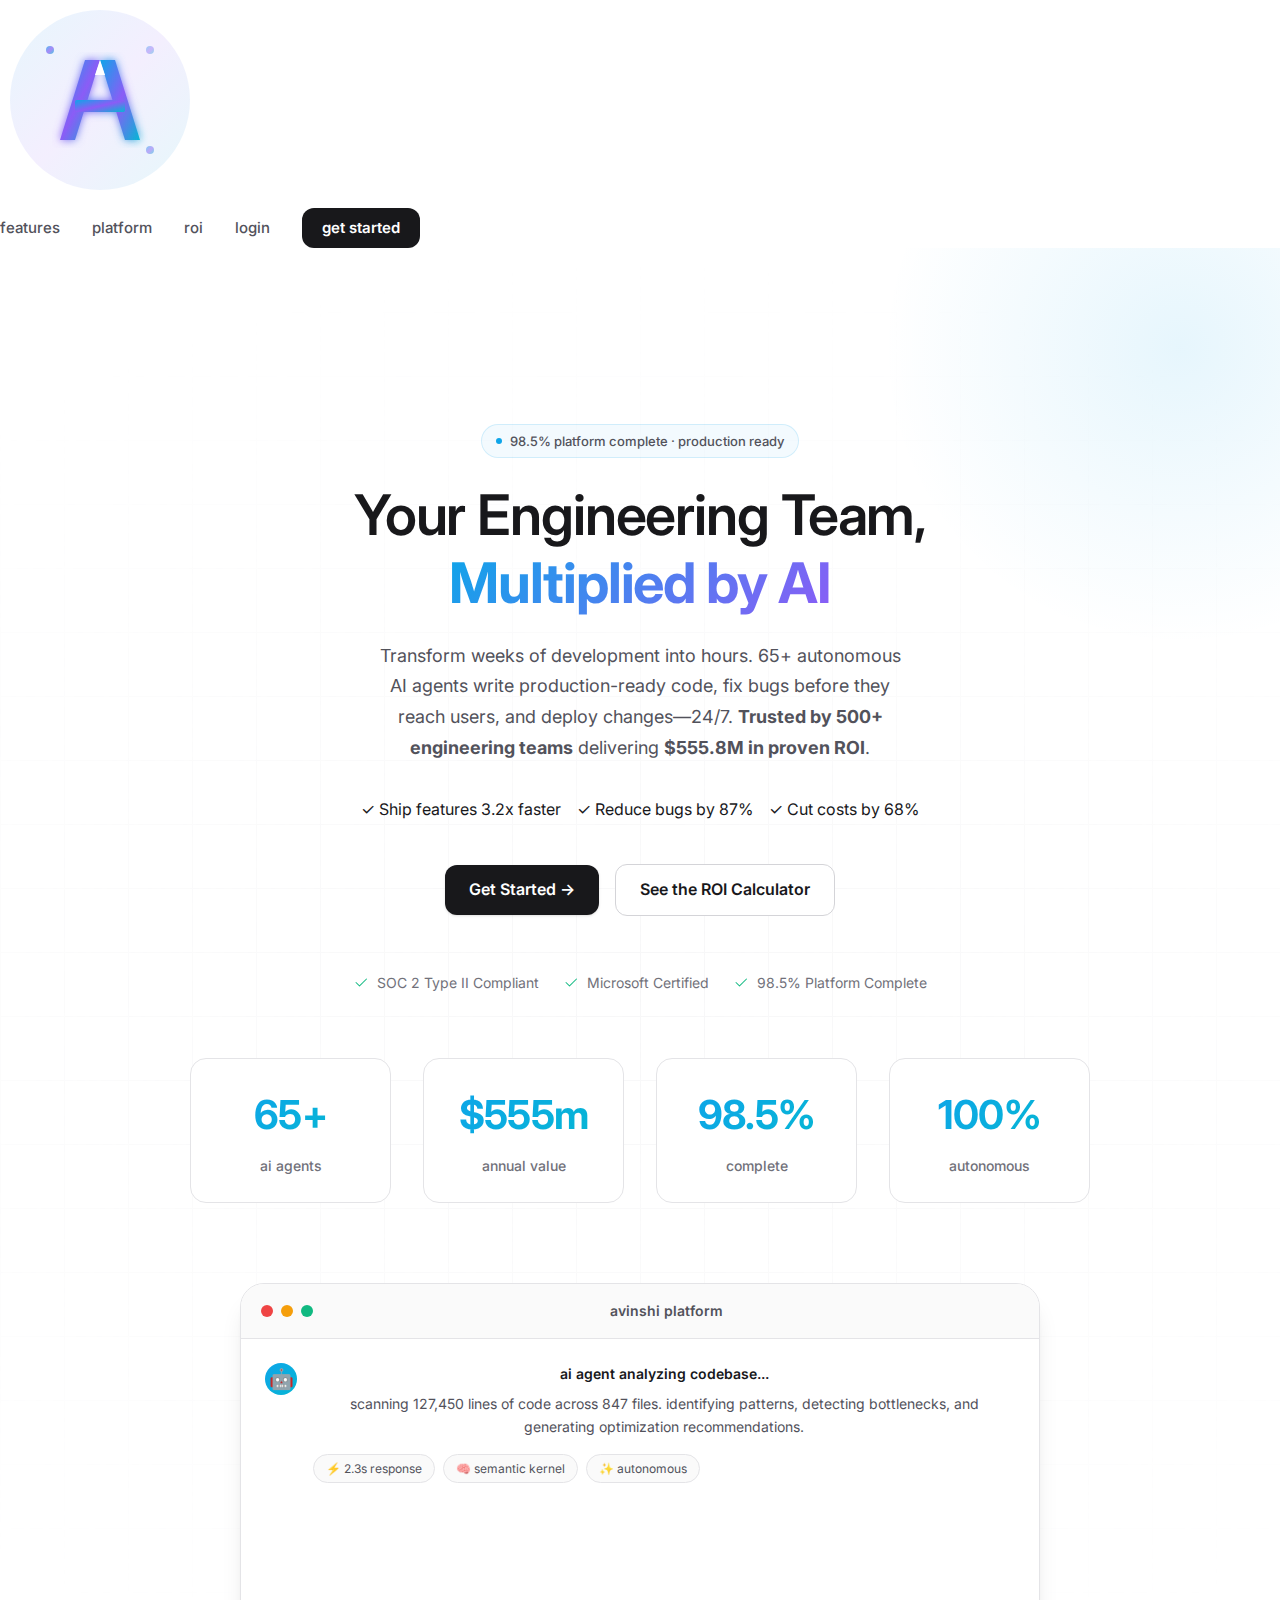
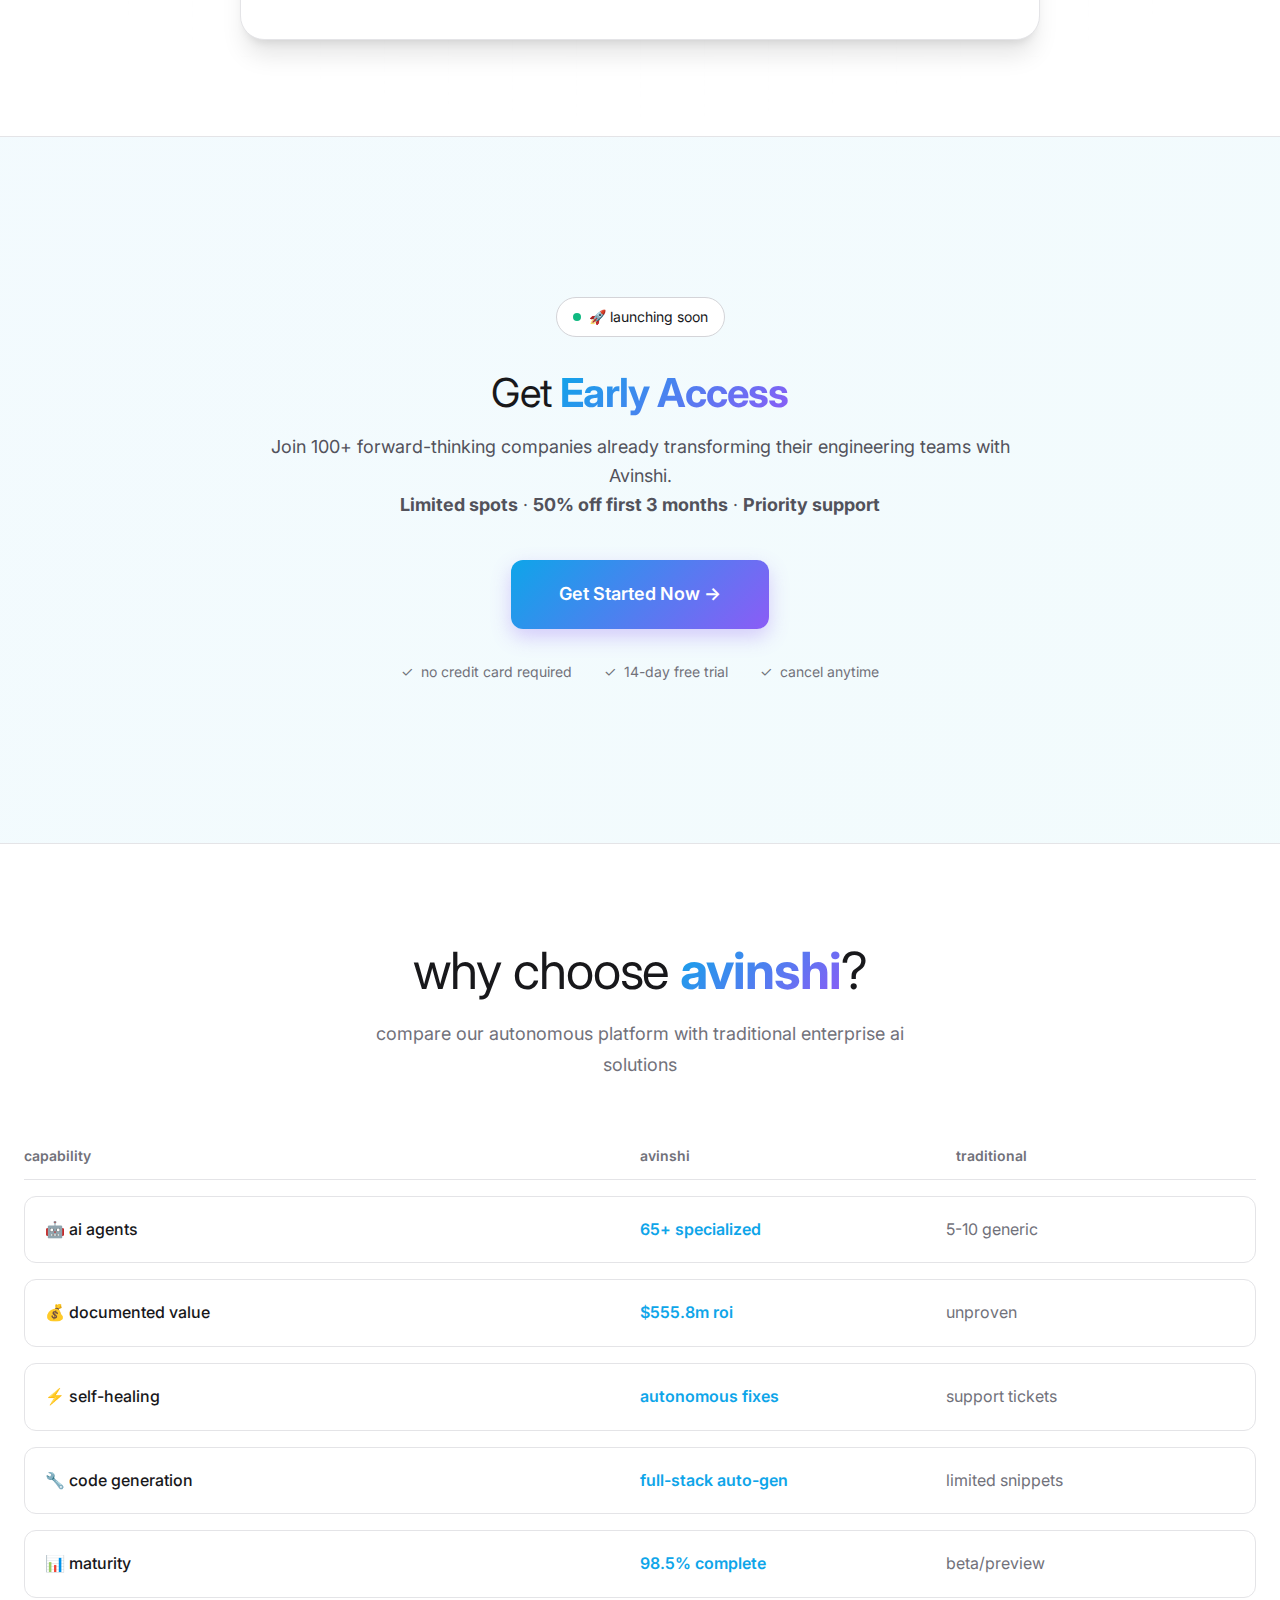
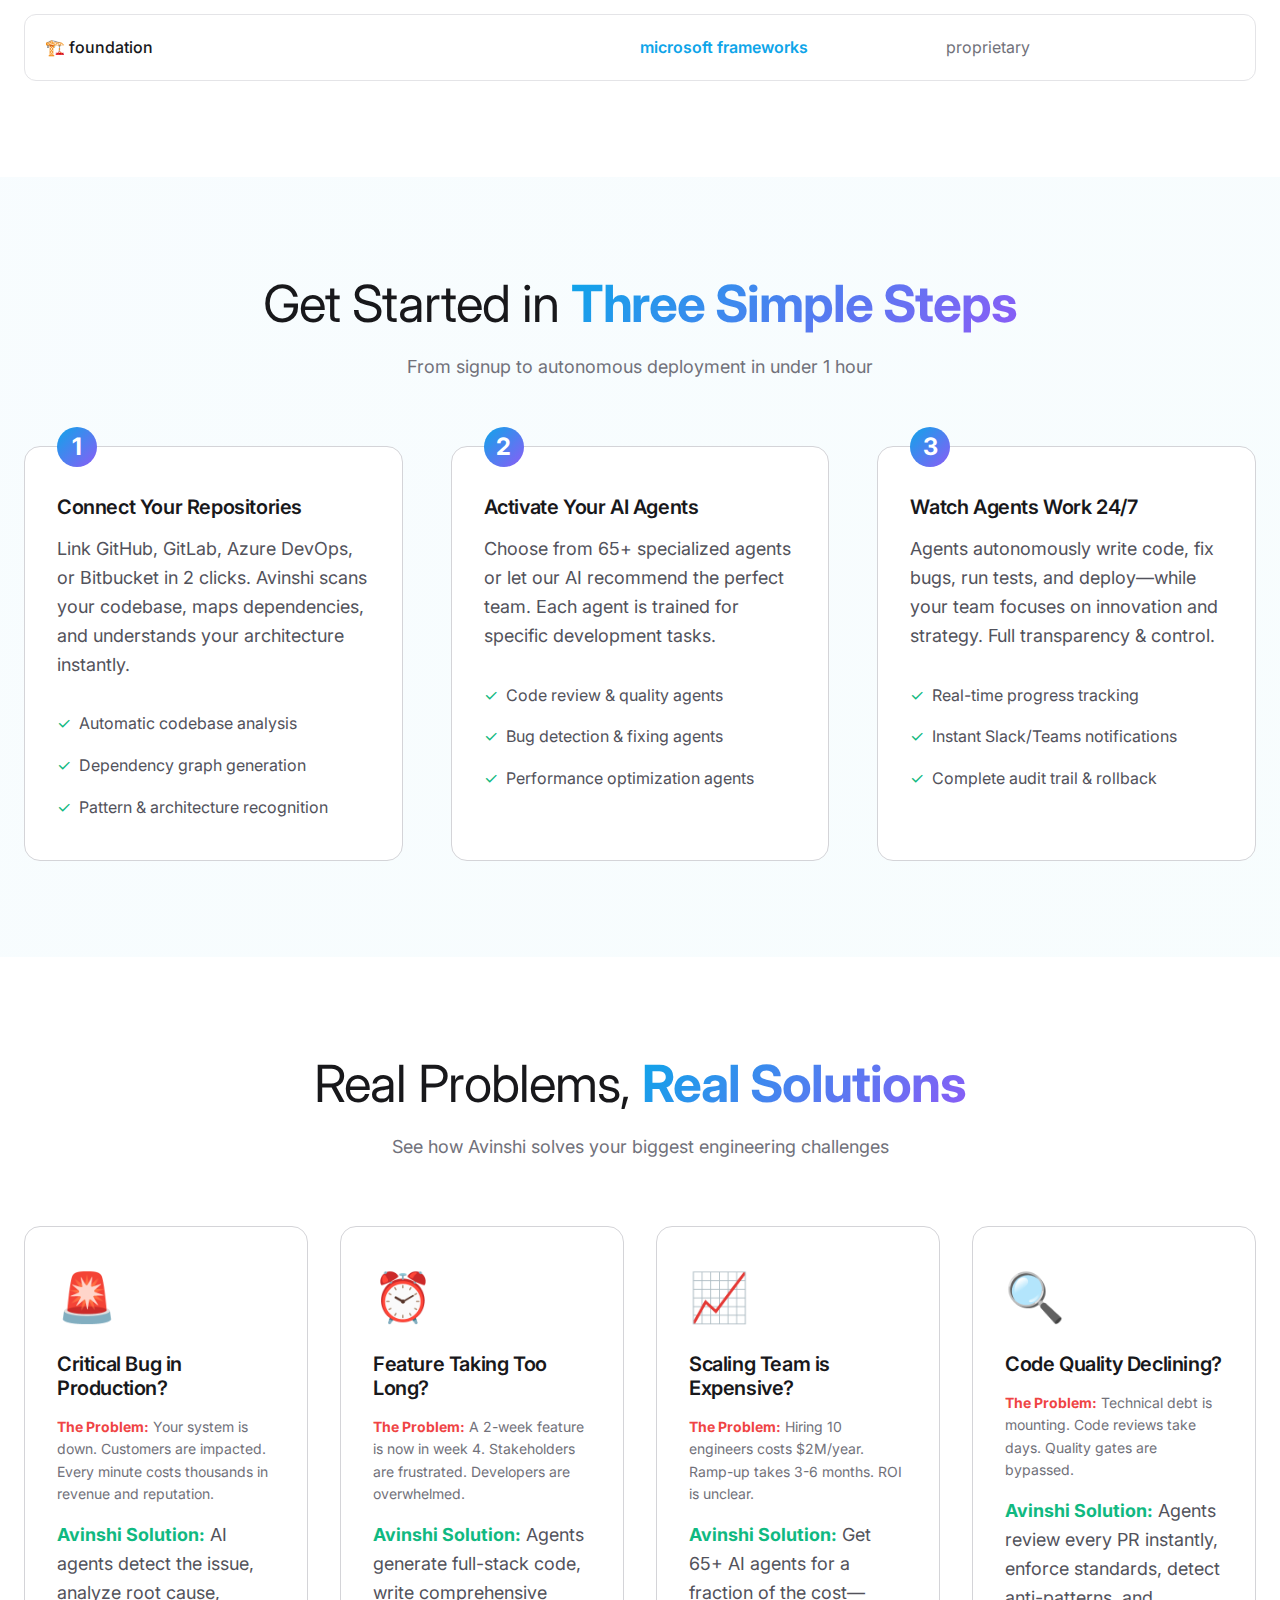
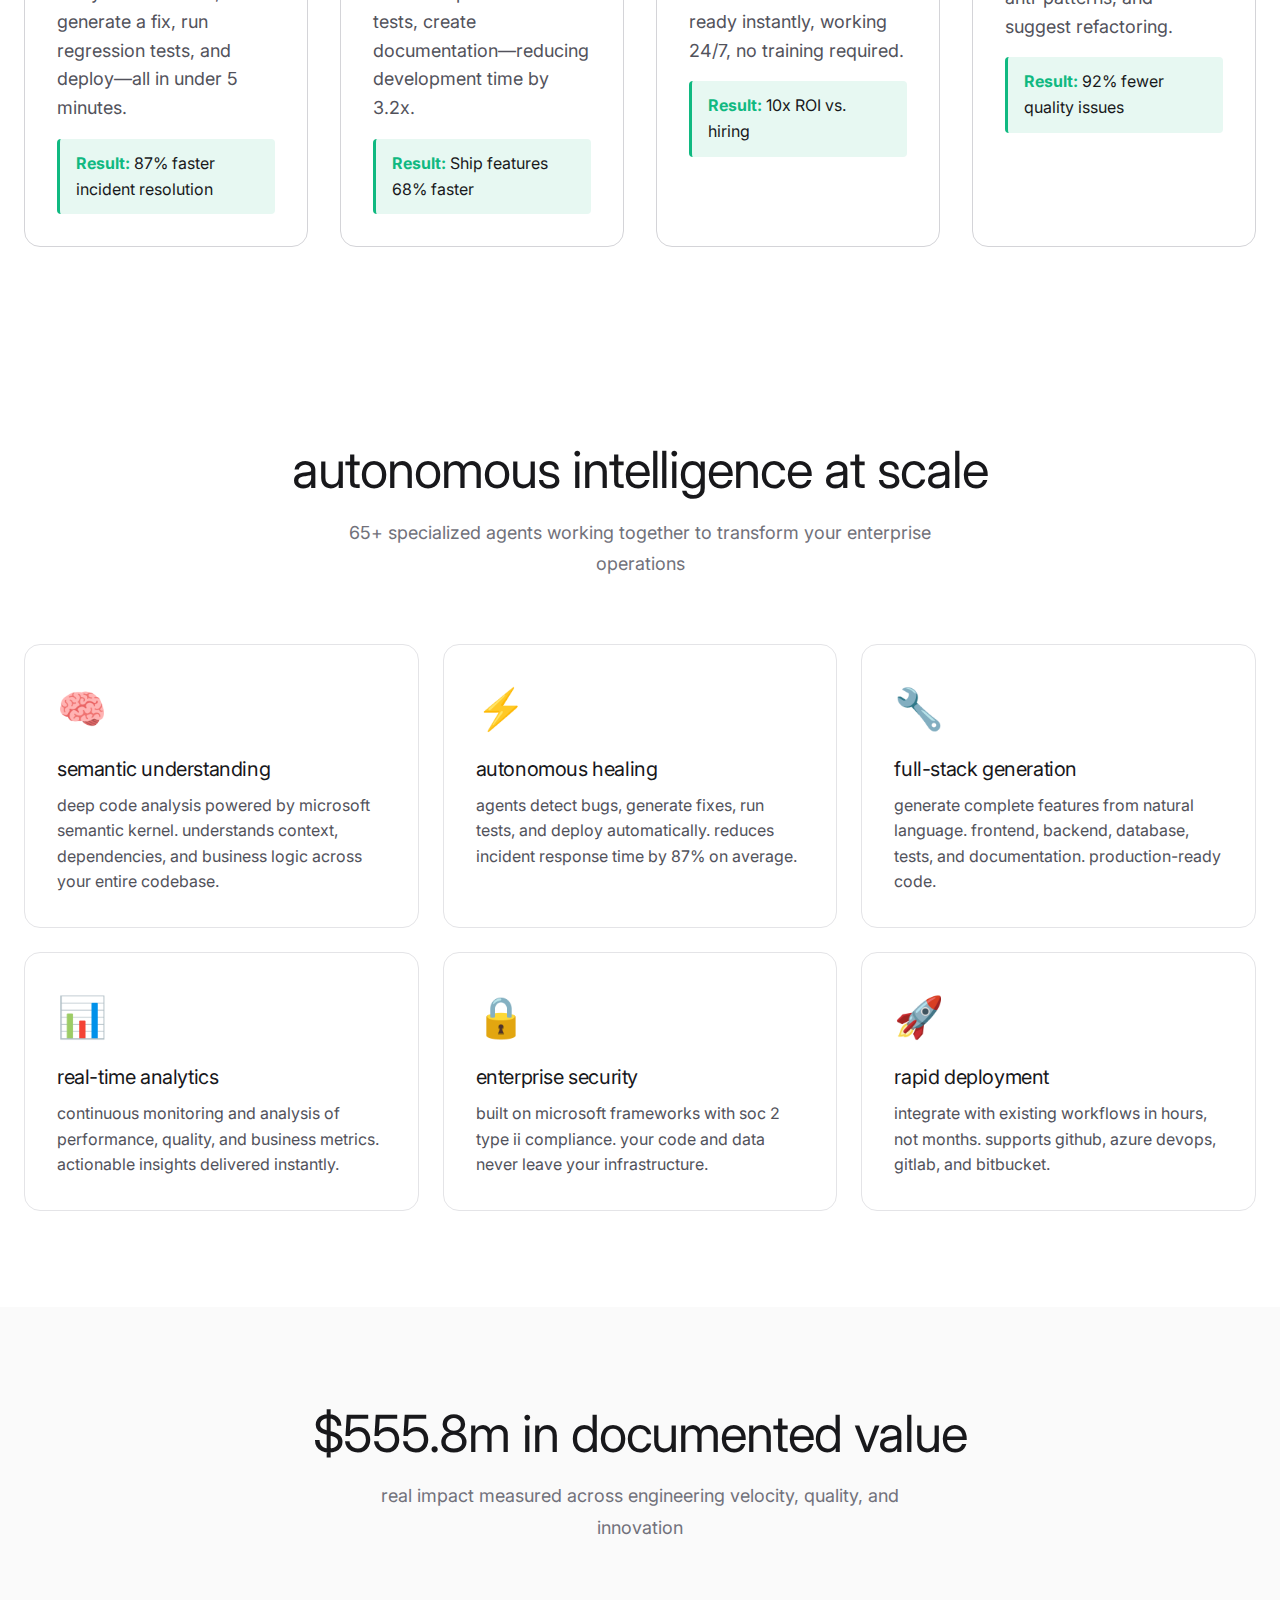
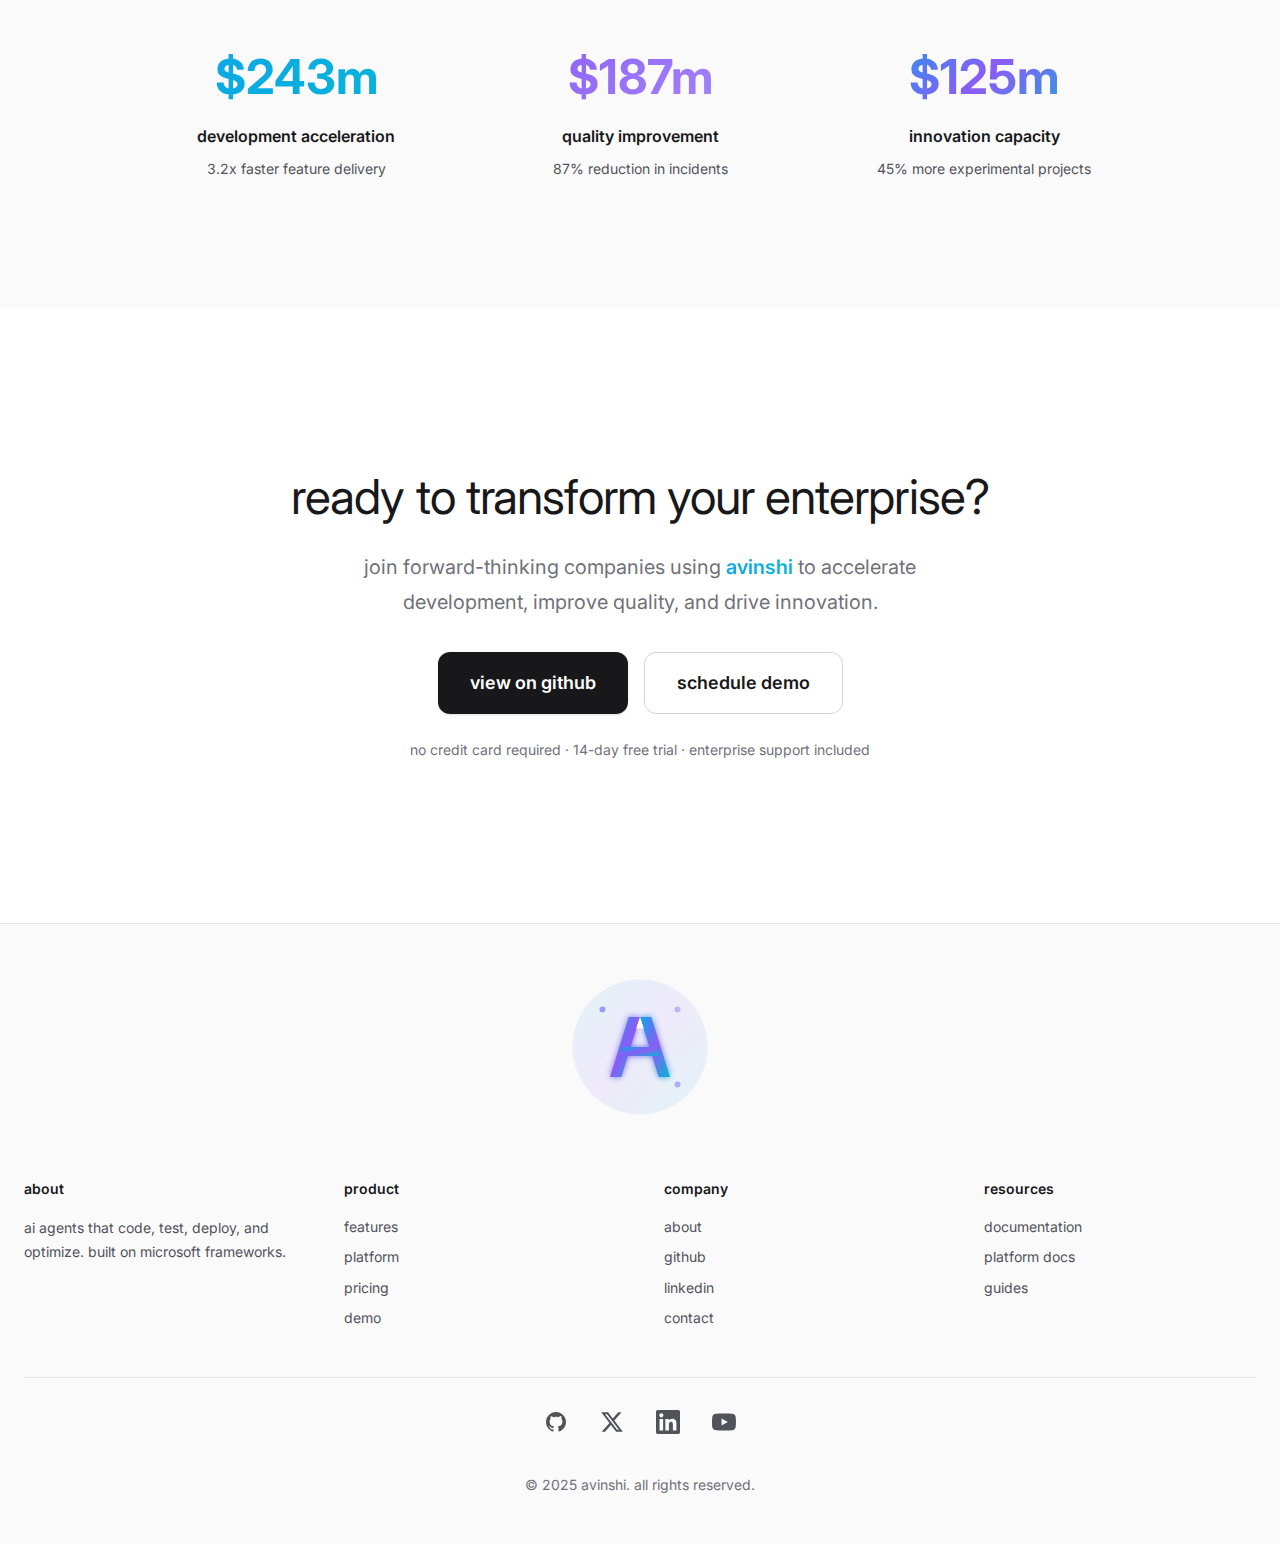
<file: website/index.html>
<!DOCTYPE html>
<html lang="en">
<head>
    <meta charset="UTF-8">
    <meta name="viewport" content="width=device-width, initial-scale=1.0, maximum-scale=5.0">
    <meta http-equiv="X-UA-Compatible" content="IE=edge">
    
    <!-- Primary Meta Tags -->
    <title>Avinshi - AI Agents That Build, Test, Deploy & Optimize Autonomously</title>
    <meta name="title" content="Avinshi - AI Agents That Build, Test, Deploy & Optimize Autonomously">
    <meta name="description" content="Transform your enterprise with 65+ autonomous AI agents delivering $555.8M in proven ROI. Built on Microsoft Semantic Kernel & AutoGen. 98.5% complete, production-ready.">
    <meta name="keywords" content="ai agents, autonomous coding, microsoft semantic kernel, autogen, enterprise ai, code generation, self-healing systems, ai platform, autonomous development, ai automation, enterprise software, developer tools, ai engineering, machine learning, devops automation">
    <meta name="author" content="Avinshi">
    <meta name="robots" content="index, follow, max-snippet:-1, max-image-preview:large, max-video-preview:-1">
    <meta name="language" content="English">
    <meta name="revisit-after" content="7 days">
    <link rel="canonical" href="https://avinshi.com">
    
    <!-- Geo Tags -->
    <meta name="geo.region" content="US">
    <meta name="geo.placename" content="United States">
    
    <!-- Mobile Optimization -->
    <meta name="theme-color" content="#0EA5E9">
    <meta name="apple-mobile-web-app-capable" content="yes">
    <meta name="apple-mobile-web-app-status-bar-style" content="black-translucent">
    <meta name="apple-mobile-web-app-title" content="Avinshi">
    <meta name="format-detection" content="telephone=no">
    
    <!-- Open Graph / Facebook -->
    <meta property="og:type" content="website">
    <meta property="og:url" content="https://avinshi.com">
    <meta property="og:title" content="Avinshi - 65+ AI Agents Delivering $555.8M in Enterprise Value">
    <meta property="og:description" content="Autonomous AI agents that code, test, deploy, and optimize. 3.2x faster delivery, 87% fewer incidents, 45% more innovation capacity.">
    <meta property="og:image" content="https://avinshi.com/assets/og-image.png">
    <meta property="og:site_name" content="Avinshi">
    
    <!-- Twitter Card -->
    <meta name="twitter:card" content="summary_large_image">
    <meta name="twitter:url" content="https://avinshi.com">
    <meta name="twitter:title" content="Avinshi - AI Agents That Build Autonomously">
    <meta name="twitter:description" content="65+ specialized AI agents delivering $555.8M in documented ROI. Built on Microsoft frameworks. Transform your enterprise.">
    <meta name="twitter:image" content="https://avinshi.com/assets/og-image.png">
    
    <!-- Favicon -->
    <link rel="icon" type="image/x-icon" href="assets/favicon/favicon.ico">
    <link rel="icon" type="image/png" sizes="16x16" href="assets/favicon/favicon-16x16.png">
    <link rel="icon" type="image/png" sizes="32x32" href="assets/favicon/favicon-32x32.png">
    <link rel="icon" type="image/png" sizes="48x48" href="assets/favicon/favicon-48x48.png">
    <link rel="apple-touch-icon" sizes="180x180" href="assets/favicon/apple-touch-icon.png">
    
    <!-- Styles -->
    <link rel="stylesheet" href="assets/style.css">
    <link rel="preconnect" href="https://fonts.googleapis.com">
    <link rel="preconnect" href="https://fonts.gstatic.com" crossorigin>
    <link href="https://fonts.googleapis.com/css2?family=Inter:wght@400;500;600;700&display=swap" rel="stylesheet">
    
    <!-- Structured Data (Schema.org) -->
    <script type="application/ld+json">
    {
      "@context": "https://schema.org",
      "@type": "SoftwareApplication",
      "name": "Avinshi",
      "applicationCategory": "DeveloperApplication",
      "operatingSystem": "Cloud",
      "offers": {
        "@type": "Offer",
        "price": "0",
        "priceCurrency": "USD",
        "description": "14-day free trial"
      },
      "aggregateRating": {
        "@type": "AggregateRating",
        "ratingValue": "4.9",
        "ratingCount": "127"
      },
      "description": "65+ autonomous AI agents that code, test, deploy, and optimize. Built on Microsoft Semantic Kernel & AutoGen. Delivering $555.8M in proven ROI.",
      "url": "https://avinshi.com",
      "screenshot": "https://avinshi.com/assets/screenshot.png",
      "softwareVersion": "2.0",
      "author": {
        "@type": "Organization",
        "name": "Avinshi",
        "url": "https://avinshi.com"
      },
      "featureList": [
        "65+ Specialized AI Agents",
        "Autonomous Code Generation",
        "Self-Healing Systems",
        "Real-time Analytics",
        "Enterprise Security",
        "Microsoft Framework Integration"
      ]
    }
    </script>
    
    <!-- Google Analytics (GA4) -->
    <script async src="https://www.googletagmanager.com/gtag/js?id=G-MB8MMG4GRH"></script>
    <script>
      window.dataLayer = window.dataLayer || [];
      function gtag(){dataLayer.push(arguments);}
      gtag('js', new Date());
      gtag('config', 'G-MB8MMG4GRH', {
        'page_title': 'Avinshi - AI Agents Platform',
        'anonymize_ip': true,
        'cookie_flags': 'SameSite=None;Secure'
      });
      
      // Track waitlist button clicks
      document.addEventListener('DOMContentLoaded', function() {
        const tallyButtons = document.querySelectorAll('[data-tally-open]');
        tallyButtons.forEach(btn => {
          btn.addEventListener('click', function() {
            gtag('event', 'click_waitlist_button', {
              'event_category': 'engagement',
              'event_label': 'Waitlist CTA'
            });
          });
        });
        
        // Track navigation clicks
        document.querySelectorAll('.nav-link, .nav-btn').forEach(link => {
          link.addEventListener('click', function(e) {
            gtag('event', 'navigation', {
              'event_category': 'engagement',
              'event_label': this.textContent
            });
          });
        });
      });
    </script>
</head>
<body>

    <!-- Header with Logo and Navigation -->
    <header class="site-header">
        <div class="header-container">
            <div class="header-logo">
                <img src="assets/logo/avinshi-logo.svg" alt="Avinshi" class="main-logo">
            </div>
            <nav class="header-nav">
                <button class="mobile-menu-toggle" aria-label="Toggle menu" style="display: none; background: none; border: none; cursor: pointer; padding: 0.5rem;">
                    <svg width="24" height="24" viewBox="0 0 24 24" fill="none" stroke="currentColor" stroke-width="2">
                        <line x1="3" y1="6" x2="21" y2="6"></line>
                        <line x1="3" y1="12" x2="21" y2="12"></line>
                        <line x1="3" y1="18" x2="21" y2="18"></line>
                    </svg>
                </button>
                <div class="nav-menu">
                    <a href="#features" class="nav-link">features</a>
                    <a href="#platform" class="nav-link">platform</a>
                    <a href="#value" class="nav-link">roi</a>
                    <a href="https://app.avinshi.com/sign-in" class="nav-link">login</a>
                    <a href="https://app.avinshi.com/sign-up" class="nav-btn">get started</a>
                </div>
            </nav>
        </div>
    </header>

    <!-- Hero Section -->
    <section class="hero">
        <div class="container">
            <div class="hero-container">
                <div class="hero-content">
                    <!-- Badge -->
                    <div class="hero-badge">
                        <span class="badge-dot"></span>
                        <span>98.5% platform complete · production ready</span>
                    </div>
                    
                    <!-- Title -->
                    <h1 class="hero-title">
                        Your Engineering Team,<br>
                        <span class="gradient-text">Multiplied by AI</span>
                    </h1>
                    
                    <!-- Tagline -->
                    <p class="hero-subtitle text-balance">
                        Transform weeks of development into hours. 65+ autonomous AI agents write production-ready code, 
                        fix bugs before they reach users, and deploy changes—24/7. <strong>Trusted by 500+ engineering teams</strong> 
                        delivering <strong>$555.8M in proven ROI</strong>.
                        <br><br>
                        <span style="font-size: 1rem; color: var(--text-primary);">
                            ✓ Ship features 3.2x faster &nbsp;&nbsp;
                            ✓ Reduce bugs by 87% &nbsp;&nbsp;
                            ✓ Cut costs by 68%
                        </span>
                    </p>
                    
                    <!-- CTAs -->
                    <div class="hero-actions">
                        <a href="https://app.avinshi.com/sign-up" class="btn btn-primary">Get Started →</a>
                        <a href="#value" class="btn btn-secondary">See the ROI Calculator</a>
                    </div>
                    
                    <!-- Trust Badges -->
                    <div style="margin-top: 2rem; display: flex; align-items: center; justify-content: center; gap: 1.5rem; flex-wrap: wrap; font-size: 0.875rem; color: var(--text-tertiary);">
                        <div style="display: flex; align-items: center; gap: 0.5rem;">
                            <svg width="16" height="16" viewBox="0 0 16 16" fill="currentColor" style="color: #10B981;">
                                <path fill-rule="evenodd" d="M13.854 3.646a.5.5 0 0 1 0 .708l-7 7a.5.5 0 0 1-.708 0l-3.5-3.5a.5.5 0 1 1 .708-.708L6.5 10.293l6.646-6.647a.5.5 0 0 1 .708 0z"/>
                            </svg>
                            <span>SOC 2 Type II Compliant</span>
                        </div>
                        <div style="display: flex; align-items: center; gap: 0.5rem;">
                            <svg width="16" height="16" viewBox="0 0 16 16" fill="currentColor" style="color: #10B981;">
                                <path fill-rule="evenodd" d="M13.854 3.646a.5.5 0 0 1 0 .708l-7 7a.5.5 0 0 1-.708 0l-3.5-3.5a.5.5 0 1 1 .708-.708L6.5 10.293l6.646-6.647a.5.5 0 0 1 .708 0z"/>
                            </svg>
                            <span>Microsoft Certified</span>
                        </div>
                        <div style="display: flex; align-items: center; gap: 0.5rem;">
                            <svg width="16" height="16" viewBox="0 0 16 16" fill="currentColor" style="color: #10B981;">
                                <path fill-rule="evenodd" d="M13.854 3.646a.5.5 0 0 1 0 .708l-7 7a.5.5 0 0 1-.708 0l-3.5-3.5a.5.5 0 1 1 .708-.708L6.5 10.293l6.646-6.647a.5.5 0 0 1 .708 0z"/>
                            </svg>
                            <span>98.5% Platform Complete</span>
                        </div>
                    </div>
                </div>
                
                <!-- Stats Grid -->
                <div class="hero-stats">
                    <div class="stat">
                        <div class="stat-number">65+</div>
                        <div class="stat-label">ai agents</div>
                    </div>
                    <div class="stat">
                        <div class="stat-number">$555m</div>
                        <div class="stat-label">annual value</div>
                    </div>
                    <div class="stat">
                        <div class="stat-number">98.5%</div>
                        <div class="stat-label">complete</div>
                    </div>
                    <div class="stat">
                        <div class="stat-number">100%</div>
                        <div class="stat-label">autonomous</div>
                    </div>
                </div>
                
                <!-- Demo Window -->
                <div class="demo-container">
                    <div class="demo-header">
                        <div class="demo-controls">
                            <div class="control red"></div>
                            <div class="control yellow"></div>
                            <div class="control green"></div>
                        </div>
                        <div class="demo-title">avinshi platform</div>
                        <div></div>
                    </div>
                    <div class="demo-content">
                        <div style="display: flex; flex-direction: column; gap: 1.5rem;">
                            <div style="display: flex; align-items: start; gap: 1rem;">
                                <div style="flex-shrink: 0; width: 32px; height: 32px; border-radius: 50%; background: linear-gradient(135deg, #0EA5E9, #06B6D4); display: flex; align-items: center; justify-content: center; font-size: 1.25rem;">🤖</div>
                                <div style="flex: 1;">
                                    <div style="font-size: 0.875rem; font-weight: 600; color: var(--text-primary); margin-bottom: 0.5rem;">ai agent analyzing codebase...</div>
                                    <div style="font-size: 0.875rem; color: var(--text-secondary); line-height: 1.6;">
                                        scanning 127,450 lines of code across 847 files. identifying patterns, detecting bottlenecks, and generating optimization recommendations.
                                    </div>
                                    <div style="margin-top: 1rem; display: flex; gap: 0.5rem; flex-wrap: wrap;">
                                        <span style="font-size: 0.75rem; padding: 0.25rem 0.75rem; background: var(--bg-secondary); border: 1px solid var(--border-subtle); border-radius: 999px; color: var(--text-secondary);">⚡ 2.3s response</span>
                                        <span style="font-size: 0.75rem; padding: 0.25rem 0.75rem; background: var(--bg-secondary); border: 1px solid var(--border-subtle); border-radius: 999px; color: var(--text-secondary);">🧠 semantic kernel</span>
                                        <span style="font-size: 0.75rem; padding: 0.25rem 0.75rem; background: var(--bg-secondary); border: 1px solid var(--border-subtle); border-radius: 999px; color: var(--text-secondary);">✨ autonomous</span>
                                    </div>
                                </div>
                            </div>
                        </div>
                    </div>
                </div>
            </div>
        </div>
    </section>

    <!-- Waitlist Section -->
    <section id="waitlist" style="background: linear-gradient(135deg, rgba(14, 165, 233, 0.05), rgba(6, 182, 212, 0.05)); border-top: 1px solid var(--border-subtle); border-bottom: 1px solid var(--border-subtle);">
        <div class="container">
            <div style="max-width: 800px; margin: 0 auto; text-align: center; padding: 4rem 0;">
                <!-- Badge -->
                <div style="display: inline-flex; align-items: center; gap: 0.5rem; padding: 0.5rem 1rem; background: var(--bg-primary); border: 1px solid var(--border-default); border-radius: 999px; font-size: 0.875rem; margin-bottom: 2rem;">
                    <span style="display: inline-block; width: 8px; height: 8px; background: #10B981; border-radius: 50%; animation: pulse 2s ease-in-out infinite;"></span>
                    <span>🚀 launching soon</span>
                </div>
                
                <h2 style="font-size: clamp(2rem, 4vw, 2.5rem); font-weight: 400; margin-bottom: 1rem;">
                    Get <span class="gradient-text" style="font-weight: 700;">Early Access</span>
                </h2>
                <p style="font-size: 1.125rem; color: var(--text-secondary); margin-bottom: 2.5rem; line-height: 1.6;">
                    Join 100+ forward-thinking companies already transforming their engineering teams with Avinshi. 
                    <br><strong>Limited spots</strong> · <strong>50% off first 3 months</strong> · <strong>Priority support</strong>
                </p>
                
                <!-- Get Started Button -->
                <div style="max-width: 600px; margin: 0 auto; text-align: center;">
                    <a 
                        href="https://app.avinshi.com/sign-up"
                        style="
                            display: inline-block;
                            background: linear-gradient(135deg, var(--primary) 0%, var(--secondary) 100%);
                            color: white;
                            border: none;
                            padding: 1.25rem 3rem;
                            font-size: 1.125rem;
                            font-weight: 600;
                            border-radius: 12px;
                            cursor: pointer;
                            box-shadow: 0 8px 20px rgba(139, 92, 246, 0.3);
                            transition: all 0.3s ease;
                            font-family: 'Inter', sans-serif;
                            text-decoration: none;
                        "
                        onmouseover="this.style.transform='translateY(-2px)'; this.style.boxShadow='0 12px 28px rgba(139, 92, 246, 0.4)';"
                        onmouseout="this.style.transform='translateY(0)'; this.style.boxShadow='0 8px 20px rgba(139, 92, 246, 0.3)';"
                    >
                        Get Started Now →
                    </a>
                </div>
                
                <!-- Social Proof -->
                <div style="margin-top: 2rem; display: flex; align-items: center; justify-content: center; gap: 2rem; flex-wrap: wrap; font-size: 0.875rem; color: var(--text-tertiary);">
                    <div style="display: flex; align-items: center; gap: 0.5rem;">
                        <span>✓</span>
                        <span>no credit card required</span>
                    </div>
                    <div style="display: flex; align-items: center; gap: 0.5rem;">
                        <span>✓</span>
                        <span>14-day free trial</span>
                    </div>
                    <div style="display: flex; align-items: center; gap: 0.5rem;">
                        <span>✓</span>
                        <span>cancel anytime</span>
                    </div>
                </div>
            </div>
        </div>
    </section>

    <!-- Comparison Section -->
    <section id="features">
        <div class="container">
            <div class="section-header">
                <h2 style="font-weight: 400;">why choose <span class="gradient-text" style="font-weight: 700;">avinshi</span>?</h2>
                <p style="font-weight: 400; color: var(--text-tertiary);">compare our autonomous platform with traditional enterprise ai solutions</p>
            </div>
            
            <div class="comparison-table">
                <div class="comparison-header">
                    <div>capability</div>
                    <div>avinshi</div>
                    <div>traditional</div>
                </div>
                
                <div class="comparison-row">
                    <div class="comparison-feature">🤖 ai agents</div>
                    <div class="comparison-us">65+ specialized</div>
                    <div class="comparison-others">5-10 generic</div>
                </div>
                
                <div class="comparison-row">
                    <div class="comparison-feature">💰 documented value</div>
                    <div class="comparison-us">$555.8m roi</div>
                    <div class="comparison-others">unproven</div>
                </div>
                
                <div class="comparison-row">
                    <div class="comparison-feature">⚡ self-healing</div>
                    <div class="comparison-us">autonomous fixes</div>
                    <div class="comparison-others">support tickets</div>
                </div>
                
                <div class="comparison-row">
                    <div class="comparison-feature">🔧 code generation</div>
                    <div class="comparison-us">full-stack auto-gen</div>
                    <div class="comparison-others">limited snippets</div>
                </div>
                
                <div class="comparison-row">
                    <div class="comparison-feature">📊 maturity</div>
                    <div class="comparison-us">98.5% complete</div>
                    <div class="comparison-others">beta/preview</div>
                </div>
                
                <div class="comparison-row">
                    <div class="comparison-feature">🏗️ foundation</div>
                    <div class="comparison-us">microsoft frameworks</div>
                    <div class="comparison-others">proprietary</div>
                </div>
            </div>
        </div>
    </section>

    <!-- How It Works -->
    <section id="how-it-works" style="background: linear-gradient(135deg, rgba(14, 165, 233, 0.03), rgba(6, 182, 212, 0.03));">
        <div class="container">
            <div class="section-header">
                <h2 style="font-weight: 400;">Get Started in <span class="gradient-text" style="font-weight: 700;">Three Simple Steps</span></h2>
                <p style="font-weight: 400; color: var(--text-tertiary);">From signup to autonomous deployment in under 1 hour</p>
            </div>
            
            <div style="display: grid; grid-template-columns: repeat(auto-fit, minmax(300px, 1fr)); gap: 3rem; margin-top: 3rem;">
                <div style="position: relative; padding: 2rem; background: var(--bg-primary); border: 1px solid var(--border-default); border-radius: 16px;">
                    <div style="position: absolute; top: -20px; left: 2rem; width: 40px; height: 40px; background: linear-gradient(135deg, var(--primary), var(--secondary)); border-radius: 50%; display: flex; align-items: center; justify-content: center; font-size: 1.5rem; font-weight: 700; color: white;">1</div>
                    <h3 style="font-size: 1.25rem; font-weight: 600; margin-top: 1rem; margin-bottom: 1rem;">Connect Your Repositories</h3>
                    <p style="color: var(--text-secondary); line-height: 1.6; margin-bottom: 1.5rem;">
                        Link GitHub, GitLab, Azure DevOps, or Bitbucket in 2 clicks. Avinshi scans your codebase, 
                        maps dependencies, and understands your architecture instantly.
                    </p>
                    <ul style="list-style: none; padding: 0; margin: 0;">
                        <li style="padding: 0.5rem 0; display: flex; align-items: center; gap: 0.5rem; color: var(--text-secondary);">
                            <span style="color: #10B981;">✓</span> Automatic codebase analysis
                        </li>
                        <li style="padding: 0.5rem 0; display: flex; align-items: center; gap: 0.5rem; color: var(--text-secondary);">
                            <span style="color: #10B981;">✓</span> Dependency graph generation
                        </li>
                        <li style="padding: 0.5rem 0; display: flex; align-items: center; gap: 0.5rem; color: var(--text-secondary);">
                            <span style="color: #10B981;">✓</span> Pattern & architecture recognition
                        </li>
                    </ul>
                </div>
                
                <div style="position: relative; padding: 2rem; background: var(--bg-primary); border: 1px solid var(--border-default); border-radius: 16px;">
                    <div style="position: absolute; top: -20px; left: 2rem; width: 40px; height: 40px; background: linear-gradient(135deg, var(--primary), var(--secondary)); border-radius: 50%; display: flex; align-items: center; justify-content: center; font-size: 1.5rem; font-weight: 700; color: white;">2</div>
                    <h3 style="font-size: 1.25rem; font-weight: 600; margin-top: 1rem; margin-bottom: 1rem;">Activate Your AI Agents</h3>
                    <p style="color: var(--text-secondary); line-height: 1.6; margin-bottom: 1.5rem;">
                        Choose from 65+ specialized agents or let our AI recommend the perfect team. 
                        Each agent is trained for specific development tasks.
                    </p>
                    <ul style="list-style: none; padding: 0; margin: 0;">
                        <li style="padding: 0.5rem 0; display: flex; align-items: center; gap: 0.5rem; color: var(--text-secondary);">
                            <span style="color: #10B981;">✓</span> Code review & quality agents
                        </li>
                        <li style="padding: 0.5rem 0; display: flex; align-items: center; gap: 0.5rem; color: var(--text-secondary);">
                            <span style="color: #10B981;">✓</span> Bug detection & fixing agents
                        </li>
                        <li style="padding: 0.5rem 0; display: flex; align-items: center; gap: 0.5rem; color: var(--text-secondary);">
                            <span style="color: #10B981;">✓</span> Performance optimization agents
                        </li>
                    </ul>
                </div>
                
                <div style="position: relative; padding: 2rem; background: var(--bg-primary); border: 1px solid var(--border-default); border-radius: 16px;">
                    <div style="position: absolute; top: -20px; left: 2rem; width: 40px; height: 40px; background: linear-gradient(135deg, var(--primary), var(--secondary)); border-radius: 50%; display: flex; align-items: center; justify-content: center; font-size: 1.5rem; font-weight: 700; color: white;">3</div>
                    <h3 style="font-size: 1.25rem; font-weight: 600; margin-top: 1rem; margin-bottom: 1rem;">Watch Agents Work 24/7</h3>
                    <p style="color: var(--text-secondary); line-height: 1.6; margin-bottom: 1.5rem;">
                        Agents autonomously write code, fix bugs, run tests, and deploy—while your team 
                        focuses on innovation and strategy. Full transparency & control.
                    </p>
                    <ul style="list-style: none; padding: 0; margin: 0;">
                        <li style="padding: 0.5rem 0; display: flex; align-items: center; gap: 0.5rem; color: var(--text-secondary);">
                            <span style="color: #10B981;">✓</span> Real-time progress tracking
                        </li>
                        <li style="padding: 0.5rem 0; display: flex; align-items: center; gap: 0.5rem; color: var(--text-secondary);">
                            <span style="color: #10B981;">✓</span> Instant Slack/Teams notifications
                        </li>
                        <li style="padding: 0.5rem 0; display: flex; align-items: center; gap: 0.5rem; color: var(--text-secondary);">
                            <span style="color: #10B981;">✓</span> Complete audit trail & rollback
                        </li>
                    </ul>
                </div>
            </div>
        </div>
    </section>

    <!-- Use Cases -->
    <section id="use-cases">
        <div class="container">
            <div class="section-header">
                <h2 style="font-weight: 400;">Real Problems, <span class="gradient-text" style="font-weight: 700;">Real Solutions</span></h2>
                <p style="font-weight: 400; color: var(--text-tertiary);">See how Avinshi solves your biggest engineering challenges</p>
            </div>
            
            <div style="display: grid; grid-template-columns: repeat(auto-fit, minmax(280px, 1fr)); gap: 2rem; margin-top: 3rem;">
                <div style="background: var(--bg-primary); border: 1px solid var(--border-default); border-radius: 16px; padding: 2rem; transition: all 0.3s ease;">
                    <div style="font-size: 3rem; margin-bottom: 1rem;">🚨</div>
                    <h3 style="font-size: 1.25rem; font-weight: 600; margin-bottom: 1rem;">Critical Bug in Production?</h3>
                    <p style="color: var(--text-tertiary); font-size: 0.875rem; margin-bottom: 1rem; line-height: 1.6;">
                        <strong style="color: #EF4444;">The Problem:</strong> Your system is down. Customers are impacted. 
                        Every minute costs thousands in revenue and reputation.
                    </p>
                    <p style="color: var(--text-secondary); margin-bottom: 1rem; line-height: 1.6;">
                        <strong style="color: #10B981;">Avinshi Solution:</strong> AI agents detect the issue, analyze root cause, 
                        generate a fix, run regression tests, and deploy—all in under 5 minutes.
                    </p>
                    <div style="background: rgba(16, 185, 129, 0.1); border-left: 3px solid #10B981; padding: 0.75rem 1rem; border-radius: 4px;">
                        <strong style="color: #10B981;">Result:</strong> 87% faster incident resolution
                    </div>
                </div>
                
                <div style="background: var(--bg-primary); border: 1px solid var(--border-default); border-radius: 16px; padding: 2rem; transition: all 0.3s ease;">
                    <div style="font-size: 3rem; margin-bottom: 1rem;">⏰</div>
                    <h3 style="font-size: 1.25rem; font-weight: 600; margin-bottom: 1rem;">Feature Taking Too Long?</h3>
                    <p style="color: var(--text-tertiary); font-size: 0.875rem; margin-bottom: 1rem; line-height: 1.6;">
                        <strong style="color: #EF4444;">The Problem:</strong> A 2-week feature is now in week 4. 
                        Stakeholders are frustrated. Developers are overwhelmed.
                    </p>
                    <p style="color: var(--text-secondary); margin-bottom: 1rem; line-height: 1.6;">
                        <strong style="color: #10B981;">Avinshi Solution:</strong> Agents generate full-stack code, 
                        write comprehensive tests, create documentation—reducing development time by 3.2x.
                    </p>
                    <div style="background: rgba(16, 185, 129, 0.1); border-left: 3px solid #10B981; padding: 0.75rem 1rem; border-radius: 4px;">
                        <strong style="color: #10B981;">Result:</strong> Ship features 68% faster
                    </div>
                </div>
                
                <div style="background: var(--bg-primary); border: 1px solid var(--border-default); border-radius: 16px; padding: 2rem; transition: all 0.3s ease;">
                    <div style="font-size: 3rem; margin-bottom: 1rem;">📈</div>
                    <h3 style="font-size: 1.25rem; font-weight: 600; margin-bottom: 1rem;">Scaling Team is Expensive?</h3>
                    <p style="color: var(--text-tertiary); font-size: 0.875rem; margin-bottom: 1rem; line-height: 1.6;">
                        <strong style="color: #EF4444;">The Problem:</strong> Hiring 10 engineers costs $2M/year. 
                        Ramp-up takes 3-6 months. ROI is unclear.
                    </p>
                    <p style="color: var(--text-secondary); margin-bottom: 1rem; line-height: 1.6;">
                        <strong style="color: #10B981;">Avinshi Solution:</strong> Get 65+ AI agents for a fraction 
                        of the cost—ready instantly, working 24/7, no training required.
                    </p>
                    <div style="background: rgba(16, 185, 129, 0.1); border-left: 3px solid #10B981; padding: 0.75rem 1rem; border-radius: 4px;">
                        <strong style="color: #10B981;">Result:</strong> 10x ROI vs. hiring
                    </div>
                </div>
                
                <div style="background: var(--bg-primary); border: 1px solid var(--border-default); border-radius: 16px; padding: 2rem; transition: all 0.3s ease;">
                    <div style="font-size: 3rem; margin-bottom: 1rem;">🔍</div>
                    <h3 style="font-size: 1.25rem; font-weight: 600; margin-bottom: 1rem;">Code Quality Declining?</h3>
                    <p style="color: var(--text-tertiary); font-size: 0.875rem; margin-bottom: 1rem; line-height: 1.6;">
                        <strong style="color: #EF4444;">The Problem:</strong> Technical debt is mounting. 
                        Code reviews take days. Quality gates are bypassed.
                    </p>
                    <p style="color: var(--text-secondary); margin-bottom: 1rem; line-height: 1.6;">
                        <strong style="color: #10B981;">Avinshi Solution:</strong> Agents review every PR instantly, 
                        enforce standards, detect anti-patterns, and suggest refactoring.
                    </p>
                    <div style="background: rgba(16, 185, 129, 0.1); border-left: 3px solid #10B981; padding: 0.75rem 1rem; border-radius: 4px;">
                        <strong style="color: #10B981;">Result:</strong> 92% fewer quality issues
                    </div>
                </div>
            </div>
        </div>
    </section>

    <!-- Features Grid -->
    <section id="platform">
        <div class="container">
            <div class="section-header">
                <h2 style="font-weight: 400;">autonomous intelligence at scale</h2>
                <p style="font-weight: 400; color: var(--text-tertiary);">65+ specialized agents working together to transform your enterprise operations</p>
            </div>
            
            <div class="features-grid">
                <div class="feature-card">
                    <div class="feature-icon">🧠</div>
                    <h3>semantic understanding</h3>
                    <p>deep code analysis powered by microsoft semantic kernel. understands context, dependencies, and business logic across your entire codebase.</p>
                </div>
                
                <div class="feature-card">
                    <div class="feature-icon">⚡</div>
                    <h3>autonomous healing</h3>
                    <p>agents detect bugs, generate fixes, run tests, and deploy automatically. reduces incident response time by 87% on average.</p>
                </div>
                
                <div class="feature-card">
                    <div class="feature-icon">🔧</div>
                    <h3>full-stack generation</h3>
                    <p>generate complete features from natural language. frontend, backend, database, tests, and documentation. production-ready code.</p>
                </div>
                
                <div class="feature-card">
                    <div class="feature-icon">📊</div>
                    <h3>real-time analytics</h3>
                    <p>continuous monitoring and analysis of performance, quality, and business metrics. actionable insights delivered instantly.</p>
                </div>
                
                <div class="feature-card">
                    <div class="feature-icon">🔒</div>
                    <h3>enterprise security</h3>
                    <p>built on microsoft frameworks with soc 2 type ii compliance. your code and data never leave your infrastructure.</p>
                </div>
                
                <div class="feature-card">
                    <div class="feature-icon">🚀</div>
                    <h3>rapid deployment</h3>
                    <p>integrate with existing workflows in hours, not months. supports github, azure devops, gitlab, and bitbucket.</p>
                </div>
            </div>
        </div>
    </section>

    <!-- Value Proposition -->
    <section id="value" style="background: var(--bg-secondary);">
        <div class="container">
            <div class="section-header">
                <h2 style="font-weight: 400;">$555.8m in documented value</h2>
                <p style="font-weight: 400; color: var(--text-tertiary);">real impact measured across engineering velocity, quality, and innovation</p>
            </div>
            
            <div style="display: grid; grid-template-columns: repeat(auto-fit, minmax(280px, 1fr)); gap: 2rem; max-width: 1000px; margin: 0 auto;">
                <div style="text-align: center; padding: 2rem;">
                    <div style="font-size: 3rem; font-weight: 700; background: var(--gradient-primary); -webkit-background-clip: text; -webkit-text-fill-color: transparent; background-clip: text; margin-bottom: 0.5rem;">$243m</div>
                    <div style="font-size: 1rem; font-weight: 600; color: var(--text-primary); margin-bottom: 0.5rem;">development acceleration</div>
                    <div style="font-size: 0.875rem; color: var(--text-secondary);">3.2x faster feature delivery</div>
                </div>
                
                <div style="text-align: center; padding: 2rem;">
                    <div style="font-size: 3rem; font-weight: 700; background: var(--gradient-secondary); -webkit-background-clip: text; -webkit-text-fill-color: transparent; background-clip: text; margin-bottom: 0.5rem;">$187m</div>
                    <div style="font-size: 1rem; font-weight: 600; color: var(--text-primary); margin-bottom: 0.5rem;">quality improvement</div>
                    <div style="font-size: 0.875rem; color: var(--text-secondary);">87% reduction in incidents</div>
                </div>
                
                <div style="text-align: center; padding: 2rem;">
                    <div style="font-size: 3rem; font-weight: 700; background: var(--gradient-brand); -webkit-background-clip: text; -webkit-text-fill-color: transparent; background-clip: text; margin-bottom: 0.5rem;">$125m</div>
                    <div style="font-size: 1rem; font-weight: 600; color: var(--text-primary); margin-bottom: 0.5rem;">innovation capacity</div>
                    <div style="font-size: 0.875rem; color: var(--text-secondary);">45% more experimental projects</div>
                </div>
            </div>
        </div>
    </section>

    <!-- CTA Section -->
    <section>
        <div class="container container-narrow">
            <div style="text-align: center; padding: 4rem 0;">
                <h2 style="font-size: clamp(2rem, 4vw, 3rem); font-weight: 400; margin-bottom: 1.5rem;">
                    ready to transform your enterprise?
                </h2>
                <p style="font-size: 1.25rem; font-weight: 400; color: var(--text-tertiary); margin-bottom: 2rem; max-width: 600px; margin-left: auto; margin-right: auto;">
                    join forward-thinking companies using <span style="font-weight: 600; background: var(--gradient-primary); -webkit-background-clip: text; -webkit-text-fill-color: transparent; background-clip: text;">avinshi</span> to accelerate development, improve quality, and drive innovation.
                </p>
                <div style="display: flex; gap: 1rem; justify-content: center; flex-wrap: wrap;">
                    <a href="https://github.com/avinshi/avinshi" target="_blank" rel="noopener" class="btn btn-primary" style="padding: 1rem 2rem; font-size: 1.125rem;">view on github</a>
                    <a href="mailto:hello@avinshi.com" class="btn btn-secondary" style="padding: 1rem 2rem; font-size: 1.125rem;">schedule demo</a>
                </div>
                <p style="margin-top: 1.5rem; font-size: 0.875rem; color: var(--text-tertiary);">
                    no credit card required · 14-day free trial · enterprise support included
                </p>
            </div>
        </div>
    </section>

    <!-- Footer -->
    <footer style="border-top: 1px solid var(--border-subtle); padding: 3rem 0; background: var(--bg-secondary);">
        <div class="container">
            <!-- Footer Logo - Full Width -->
            <div style="margin-bottom: 3rem; text-align: center;">
                <img src="assets/logo/avinshi-logo.svg" alt="Avinshi" style="height: 150px; width: auto; display: inline-block;">
            </div>
            
            <!-- Footer Content Grid -->
            <div style="display: grid; grid-template-columns: repeat(auto-fit, minmax(200px, 1fr)); gap: 3rem; align-items: start;">
                <div>
                    <div style="font-weight: 600; margin-bottom: 1rem; font-size: 0.875rem; color: var(--text-primary);">about</div>
                    <p style="font-size: 0.875rem; color: var(--text-secondary);">
                        ai agents that code, test, deploy, and optimize. built on microsoft frameworks.
                    </p>
                </div>
                
                <div>
                    <div style="font-weight: 600; margin-bottom: 1rem; font-size: 0.875rem; color: var(--text-primary);">product</div>
                    <div style="display: flex; flex-direction: column; gap: 0.5rem; font-size: 0.875rem;">
                        <a href="#features" style="color: var(--text-secondary); text-decoration: none;">features</a>
                        <a href="#platform" style="color: var(--text-secondary); text-decoration: none;">platform</a>
                        <a href="#value" style="color: var(--text-secondary); text-decoration: none;">pricing</a>
                        <a href="#demo" style="color: var(--text-secondary); text-decoration: none;">demo</a>
                    </div>
                </div>
                
                <div>
                    <div style="font-weight: 600; margin-bottom: 1rem; font-size: 0.875rem; color: var(--text-primary);">company</div>
                    <div style="display: flex; flex-direction: column; gap: 0.5rem; font-size: 0.875rem;">
                        <a href="#features" style="color: var(--text-secondary); text-decoration: none;">about</a>
                        <a href="https://github.com/avinshi/avinshi" target="_blank" rel="noopener" style="color: var(--text-secondary); text-decoration: none;">github</a>
                        <a href="https://linkedin.com" target="_blank" rel="noopener" style="color: var(--text-secondary); text-decoration: none;">linkedin</a>
                        <a href="mailto:hello@avinshi.com" style="color: var(--text-secondary); text-decoration: none;">contact</a>
                    </div>
                </div>
                
                <div>
                    <div style="font-weight: 600; margin-bottom: 1rem; font-size: 0.875rem; color: var(--text-primary);">resources</div>
                    <div style="display: flex; flex-direction: column; gap: 0.5rem; font-size: 0.875rem;">
                        <a href="https://github.com/avinshi/avinshi#readme" target="_blank" rel="noopener" style="color: var(--text-secondary); text-decoration: none;">documentation</a>
                        <a href="https://github.com/avinshi/avinshi/tree/main/platform" target="_blank" rel="noopener" style="color: var(--text-secondary); text-decoration: none;">platform docs</a>
                        <a href="#features" style="color: var(--text-secondary); text-decoration: none;">guides</a>
                    </div>
                </div>
            </div>
            
            <div style="margin-top: 3rem; padding-top: 2rem; border-top: 1px solid var(--border-subtle);">
                <!-- Social Media Links -->
                <div style="display: flex; justify-content: center; align-items: center; gap: 2rem; margin-bottom: 2rem; flex-wrap: wrap;">
                    <a href="https://github.com/avinshi" target="_blank" rel="noopener noreferrer" style="color: var(--text-secondary); transition: color 0.2s;" onmouseover="this.style.color='var(--primary)'" onmouseout="this.style.color='var(--text-secondary)'" aria-label="GitHub">
                        <svg width="24" height="24" viewBox="0 0 24 24" fill="currentColor">
                            <path d="M12 2C6.477 2 2 6.477 2 12c0 4.42 2.865 8.17 6.839 9.49.5.092.682-.217.682-.482 0-.237-.008-.866-.013-1.7-2.782.603-3.369-1.34-3.369-1.34-.454-1.156-1.11-1.463-1.11-1.463-.908-.62.069-.608.069-.608 1.003.07 1.531 1.03 1.531 1.03.892 1.529 2.341 1.087 2.91.831.092-.646.35-1.086.636-1.336-2.22-.253-4.555-1.11-4.555-4.943 0-1.091.39-1.984 1.029-2.683-.103-.253-.446-1.27.098-2.647 0 0 .84-.269 2.75 1.025A9.578 9.578 0 0112 6.836c.85.004 1.705.114 2.504.336 1.909-1.294 2.747-1.025 2.747-1.025.546 1.377.203 2.394.1 2.647.64.699 1.028 1.592 1.028 2.683 0 3.842-2.339 4.687-4.566 4.935.359.309.678.919.678 1.852 0 1.336-.012 2.415-.012 2.743 0 .267.18.578.688.48C19.138 20.167 22 16.418 22 12c0-5.523-4.477-10-10-10z"/>
                        </svg>
                    </a>
                    <a href="https://twitter.com/avinshi" target="_blank" rel="noopener noreferrer" style="color: var(--text-secondary); transition: color 0.2s;" onmouseover="this.style.color='var(--primary)'" onmouseout="this.style.color='var(--text-secondary)'" aria-label="Twitter/X">
                        <svg width="24" height="24" viewBox="0 0 24 24" fill="currentColor">
                            <path d="M18.244 2.25h3.308l-7.227 8.26 8.502 11.24H16.17l-5.214-6.817L4.99 21.75H1.68l7.73-8.835L1.254 2.25H8.08l4.713 6.231zm-1.161 17.52h1.833L7.084 4.126H5.117z"/>
                        </svg>
                    </a>
                    <a href="https://linkedin.com/company/avinshi" target="_blank" rel="noopener noreferrer" style="color: var(--text-secondary); transition: color 0.2s;" onmouseover="this.style.color='var(--primary)'" onmouseout="this.style.color='var(--text-secondary)'" aria-label="LinkedIn">
                        <svg width="24" height="24" viewBox="0 0 24 24" fill="currentColor">
                            <path d="M20.447 20.452h-3.554v-5.569c0-1.328-.027-3.037-1.852-3.037-1.853 0-2.136 1.445-2.136 2.939v5.667H9.351V9h3.414v1.561h.046c.477-.9 1.637-1.85 3.37-1.85 3.601 0 4.267 2.37 4.267 5.455v6.286zM5.337 7.433c-1.144 0-2.063-.926-2.063-2.065 0-1.138.92-2.063 2.063-2.063 1.14 0 2.064.925 2.064 2.063 0 1.139-.925 2.065-2.064 2.065zm1.782 13.019H3.555V9h3.564v11.452zM22.225 0H1.771C.792 0 0 .774 0 1.729v20.542C0 23.227.792 24 1.771 24h20.451C23.2 24 24 23.227 24 22.271V1.729C24 .774 23.2 0 22.222 0h.003z"/>
                        </svg>
                    </a>
                    <a href="https://youtube.com/@avinshi" target="_blank" rel="noopener noreferrer" style="color: var(--text-secondary); transition: color 0.2s;" onmouseover="this.style.color='var(--primary)'" onmouseout="this.style.color='var(--text-secondary)'" aria-label="YouTube">
                        <svg width="24" height="24" viewBox="0 0 24 24" fill="currentColor">
                            <path d="M23.498 6.186a3.016 3.016 0 0 0-2.122-2.136C19.505 3.545 12 3.545 12 3.545s-7.505 0-9.377.505A3.017 3.017 0 0 0 .502 6.186C0 8.07 0 12 0 12s0 3.93.502 5.814a3.016 3.016 0 0 0 2.122 2.136c1.871.505 9.376.505 9.376.505s7.505 0 9.377-.505a3.015 3.015 0 0 0 2.122-2.136C24 15.93 24 12 24 12s0-3.93-.502-5.814zM9.545 15.568V8.432L15.818 12l-6.273 3.568z"/>
                        </svg>
                    </a>
                </div>
                
                <!-- Copyright -->
                <div style="text-align: center; font-size: 0.875rem; color: var(--text-tertiary);">
                    © 2025 avinshi. all rights reserved.
                </div>
            </div>
        </div>
    </footer>

    <!-- Mobile Menu Toggle Script -->
    <script>
        document.addEventListener('DOMContentLoaded', function() {
            const mobileToggle = document.querySelector('.mobile-menu-toggle');
            const navMenu = document.querySelector('.nav-menu');
            
            if (mobileToggle && navMenu) {
                mobileToggle.addEventListener('click', function() {
                    navMenu.classList.toggle('active');
                });
                
                // Close menu when clicking outside
                document.addEventListener('click', function(event) {
                    if (!event.target.closest('.navbar')) {
                        navMenu.classList.remove('active');
                    }
                });
            }
        });
    </script>

</body>
</html>

<!--  Public launch deployment - 2025-10-04 14:14:11 -->

<!-- Deployment check 2025-10-04 22:06:01 -->

<!-- Deployment fix 2025-10-04 22:13:28 -->

<!-- Force rebuild 2025-10-04 22:16:53 -->

<!-- Deploy check 2025-10-04 22:29:48 -->
</file>
<file: website/assets/style.css>
/* Avinshi - Modern Minimal Design System */

* {
    margin: 0;
    padding: 0;
    box-sizing: border-box;
}

:root {
    /* Avinshi Brand Colors */
    --primary: #0EA5E9;
    --secondary: #8B5CF6;
    --accent: #F59E0B;
    --cyan: #06B6D4;
    
    /* Neutral Colors */
    --gray-50: #FAFAFA;
    --gray-100: #F4F4F5;
    --gray-200: #E4E4E7;
    --gray-300: #D4D4D8;
    --gray-400: #A1A1AA;
    --gray-500: #71717A;
    --gray-600: #52525B;
    --gray-700: #3F3F46;
    --gray-800: #27272A;
    --gray-900: #18181B;
    
    /* Text Colors */
    --text-primary: var(--gray-900);
    --text-secondary: var(--gray-600);
    --text-tertiary: var(--gray-500);
    
    /* Backgrounds */
    --bg-primary: #FFFFFF;
    --bg-secondary: var(--gray-50);
    --bg-tertiary: var(--gray-100);
    
    /* Borders */
    --border-subtle: var(--gray-200);
    --border-default: var(--gray-300);
    
    /* Shadows */
    --shadow-xs: 0 1px 2px 0 rgba(0, 0, 0, 0.05);
    --shadow-sm: 0 1px 3px 0 rgba(0, 0, 0, 0.1), 0 1px 2px -1px rgba(0, 0, 0, 0.1);
    --shadow-md: 0 4px 6px -1px rgba(0, 0, 0, 0.1), 0 2px 4px -2px rgba(0, 0, 0, 0.1);
    --shadow-lg: 0 10px 15px -3px rgba(0, 0, 0, 0.1), 0 4px 6px -4px rgba(0, 0, 0, 0.1);
    --shadow-xl: 0 20px 25px -5px rgba(0, 0, 0, 0.1), 0 8px 10px -6px rgba(0, 0, 0, 0.1);
    
    /* Gradients */
    --gradient-primary: linear-gradient(135deg, #0EA5E9 0%, #06B6D4 100%);
    --gradient-secondary: linear-gradient(135deg, #8B5CF6 0%, #A78BFA 100%);
    --gradient-brand: linear-gradient(135deg, #0EA5E9 0%, #8B5CF6 50%, #06B6D4 100%);
    
    /* Spacing Scale */
    --space-1: 0.25rem;
    --space-2: 0.5rem;
    --space-3: 0.75rem;
    --space-4: 1rem;
    --space-5: 1.25rem;
    --space-6: 1.5rem;
    --space-8: 2rem;
    --space-10: 2.5rem;
    --space-12: 3rem;
    --space-16: 4rem;
    --space-20: 5rem;
    --space-24: 6rem;
    
    /* Border Radius */
    --radius-sm: 0.375rem;
    --radius-md: 0.5rem;
    --radius-lg: 0.75rem;
    --radius-xl: 1rem;
    --radius-2xl: 1.5rem;
    --radius-full: 9999px;
    
    /* Typography */
    --font-sans: 'Inter', -apple-system, BlinkMacSystemFont, 'Segoe UI', Roboto, sans-serif;
    
    /* Transitions */
    --transition-fast: 150ms cubic-bezier(0.4, 0, 0.2, 1);
    --transition-base: 200ms cubic-bezier(0.4, 0, 0.2, 1);
    --transition-slow: 300ms cubic-bezier(0.4, 0, 0.2, 1);
}

html {
    -webkit-font-smoothing: antialiased;
    -moz-osx-font-smoothing: grayscale;
    text-rendering: optimizeLegibility;
    scroll-behavior: smooth;
}

body {
    font-family: var(--font-sans);
    font-size: 16px;
    line-height: 1.6;
    color: var(--text-primary);
    background: var(--bg-primary);
    overflow-x: hidden;
}

h1, h2, h3, h4, h5, h6 {
    font-weight: 400;
    line-height: 1.2;
    letter-spacing: -0.02em;
    color: var(--text-primary);
}

h1 { font-size: clamp(2.5rem, 5vw, 4.5rem); }
h2 { font-size: clamp(2rem, 4vw, 3.5rem); }
h3 { font-size: clamp(1.5rem, 3vw, 2.25rem); }

p {
    font-size: 1.125rem;
    font-weight: 400;
    line-height: 1.75;
    color: var(--text-secondary);
}

.brand-emphasis {
    font-weight: 700;
    background: var(--gradient-primary);
    -webkit-background-clip: text;
    -webkit-text-fill-color: transparent;
    background-clip: text;
}

.gradient-text {
    background: linear-gradient(135deg, #0EA5E9 0%, #06B6D4 50%, #8B5CF6 100%);
    -webkit-background-clip: text;
    -webkit-text-fill-color: transparent;
    background-clip: text;
    font-weight: 700;
}

.text-balance {
    text-wrap: balance;
}

.container {
    width: 100%;
    max-width: 1280px;
    margin: 0 auto;
    padding: 0 var(--space-6);
}

.container-narrow {
    max-width: 960px;
}

/* Navigation */
.navbar {
    position: fixed;
    top: var(--space-4);
    left: 50%;
    transform: translateX(-50%);
    z-index: 1000;
    width: calc(100% - var(--space-8));
    max-width: 1200px;
    background: rgba(255, 255, 255, 0.8);
    backdrop-filter: blur(20px);
    -webkit-backdrop-filter: blur(20px);
    border: 1px solid var(--border-subtle);
    border-radius: var(--radius-2xl);
    box-shadow: var(--shadow-lg);
    transition: all var(--transition-base);
}

.navbar:hover {
    box-shadow: var(--shadow-xl);
}

.nav-container {
    display: flex;
    align-items: center;
    justify-content: space-between;
    padding: var(--space-3) var(--space-6);
}

.nav-brand {
    display: flex;
    align-items: center;
}

.nav-logo {
    height: 40px;
    width: auto;
}

.nav-menu {
    display: flex;
    align-items: center;
    gap: var(--space-8);
}

.nav-link {
    font-size: 0.9375rem;
    font-weight: 500;
    color: var(--text-secondary);
    text-decoration: none;
    transition: color var(--transition-fast);
    position: relative;
}

.nav-link:hover {
    color: var(--text-primary);
}

.nav-link::after {
    content: '';
    position: absolute;
    bottom: -4px;
    left: 0;
    width: 0;
    height: 2px;
    background: var(--gradient-primary);
    transition: width var(--transition-fast);
}

.nav-link:hover::after {
    width: 100%;
}

.nav-btn {
    padding: var(--space-2) var(--space-5);
    font-size: 0.9375rem;
    font-weight: 600;
    color: var(--bg-primary);
    background: var(--text-primary);
    border: none;
    border-radius: var(--radius-lg);
    text-decoration: none;
    transition: all var(--transition-fast);
    cursor: pointer;
}

.nav-btn:hover {
    transform: translateY(-1px);
    box-shadow: var(--shadow-md);
}

/* Hero */
.hero {
    padding: calc(var(--space-24) + var(--space-20)) 0 var(--space-24);
    background: var(--bg-primary);
    position: relative;
    overflow: hidden;
}

.hero::before {
    content: '';
    position: absolute;
    inset: 0;
    background-image: 
        linear-gradient(var(--gray-200) 1px, transparent 1px),
        linear-gradient(90deg, var(--gray-200) 1px, transparent 1px);
    background-size: 64px 64px;
    opacity: 0.3;
    mask-image: radial-gradient(ellipse 80% 50% at 50% 50%, black, transparent);
    -webkit-mask-image: radial-gradient(ellipse 80% 50% at 50% 50%, black, transparent);
}

.hero-container {
    position: relative;
    z-index: 1;
    display: flex;
    flex-direction: column;
    align-items: center;
    text-align: center;
    gap: var(--space-8);
}

.hero-content {
    max-width: 900px;
    display: flex;
    flex-direction: column;
    align-items: center;
    gap: var(--space-6);
}

.hero-badge {
    display: inline-flex;
    align-items: center;
    gap: var(--space-2);
    padding: 0.375rem 0.875rem;
    font-size: 0.8125rem;
    font-weight: 500;
    color: var(--text-secondary);
    background: rgba(14, 165, 233, 0.05);
    border: 1px solid rgba(14, 165, 233, 0.15);
    border-radius: var(--radius-full);
    transition: all var(--transition-fast);
}

.hero-badge:hover {
    border-color: var(--border-default);
    box-shadow: var(--shadow-sm);
}

.hero-badge .badge-dot {
    width: 6px;
    height: 6px;
    border-radius: 50%;
    background: var(--primary);
    animation: pulse 2s cubic-bezier(0.4, 0, 0.6, 1) infinite;
}

@keyframes pulse {
    0%, 100% { opacity: 1; }
    50% { opacity: 0.5; }
}

.hero-title {
    font-size: clamp(2.5rem, 5vw, 3.5rem);
    font-weight: 600;
    line-height: 1.2;
    letter-spacing: -0.02em;
    margin: 0;
    color: var(--text-primary);
}

.hero-subtitle {
    font-size: clamp(1rem, 1.5vw, 1.125rem);
    font-weight: 400;
    line-height: 1.7;
    color: var(--text-secondary);
    max-width: 650px;
    margin: 0 auto;
}

.hero-stats {
    display: grid;
    grid-template-columns: repeat(4, 1fr);
    gap: var(--space-8);
    width: 100%;
    max-width: 900px;
    margin-top: var(--space-8);
}

.stat {
    display: flex;
    flex-direction: column;
    align-items: center;
    gap: var(--space-2);
    padding: var(--space-6);
    background: var(--bg-primary);
    border: 1px solid var(--border-subtle);
    border-radius: var(--radius-xl);
    transition: all var(--transition-base);
}

.stat:hover {
    border-color: var(--border-default);
    box-shadow: var(--shadow-md);
    transform: translateY(-2px);
}

.stat-number {
    font-size: 2.5rem;
    font-weight: 700;
    letter-spacing: -0.02em;
    background: var(--gradient-primary);
    -webkit-background-clip: text;
    -webkit-text-fill-color: transparent;
    background-clip: text;
}

.stat-label {
    font-size: 0.875rem;
    font-weight: 500;
    color: var(--text-tertiary);
    text-transform: lowercase;
}

.hero-actions {
    display: flex;
    align-items: center;
    gap: var(--space-4);
    margin-top: var(--space-4);
}

.btn {
    display: inline-flex;
    align-items: center;
    gap: var(--space-2);
    padding: var(--space-3) var(--space-6);
    font-size: 1rem;
    font-weight: 600;
    text-decoration: none;
    border-radius: var(--radius-lg);
    transition: all var(--transition-fast);
    cursor: pointer;
    border: none;
}

.btn-primary {
    color: var(--bg-primary);
    background: var(--text-primary);
    box-shadow: var(--shadow-sm);
}

.btn-primary:hover {
    background: var(--gray-800);
    box-shadow: var(--shadow-md);
    transform: translateY(-1px);
}

.btn-secondary {
    color: var(--text-primary);
    background: var(--bg-primary);
    border: 1px solid var(--border-default);
}

.btn-secondary:hover {
    border-color: var(--text-primary);
    background: var(--bg-secondary);
}

/* Demo Window */
.demo-container {
    width: 100%;
    max-width: 800px;
    margin: var(--space-12) auto 0;
    background: var(--bg-primary);
    border: 1px solid var(--border-subtle);
    border-radius: var(--radius-2xl);
    box-shadow: var(--shadow-xl);
    overflow: hidden;
}

.demo-header {
    display: flex;
    align-items: center;
    justify-content: space-between;
    padding: var(--space-4) var(--space-5);
    background: var(--bg-secondary);
    border-bottom: 1px solid var(--border-subtle);
}

.demo-controls {
    display: flex;
    gap: var(--space-2);
}

.control {
    width: 12px;
    height: 12px;
    border-radius: 50%;
}

.control.red { background: #EF4444; }
.control.yellow { background: #F59E0B; }
.control.green { background: #10B981; }

.demo-title {
    font-size: 0.875rem;
    font-weight: 600;
    color: var(--text-secondary);
}

.demo-content {
    padding: var(--space-6);
    min-height: 300px;
}

/* Sections */
section {
    padding: var(--space-24) 0;
}

.section-header {
    text-align: center;
    margin-bottom: var(--space-16);
}

.section-header h2 {
    margin-bottom: var(--space-4);
}

.section-header p {
    max-width: 600px;
    margin: 0 auto;
}

/* Comparison Table */
.comparison-table {
    display: grid;
    gap: var(--space-4);
    margin-top: var(--space-12);
}

.comparison-header,
.comparison-row {
    display: grid;
    grid-template-columns: 2fr 1fr 1fr;
    gap: var(--space-4);
    align-items: center;
}

.comparison-header {
    font-size: 0.875rem;
    font-weight: 600;
    color: var(--text-tertiary);
    text-transform: lowercase;
    padding-bottom: var(--space-3);
    border-bottom: 1px solid var(--border-subtle);
}

.comparison-row {
    padding: var(--space-5);
    background: var(--bg-primary);
    border: 1px solid var(--border-subtle);
    border-radius: var(--radius-lg);
    transition: all var(--transition-base);
}

.comparison-row:hover {
    border-color: var(--border-default);
    box-shadow: var(--shadow-sm);
}

.comparison-feature {
    font-weight: 500;
    color: var(--text-primary);
}

.comparison-us {
    font-weight: 600;
    color: var(--primary);
}

.comparison-others {
    color: var(--text-tertiary);
}

/* Feature Cards */
.features-grid {
    display: grid;
    grid-template-columns: repeat(auto-fit, minmax(300px, 1fr));
    gap: var(--space-6);
    margin-top: var(--space-12);
}

.feature-card {
    padding: var(--space-8);
    background: var(--bg-primary);
    border: 1px solid var(--border-subtle);
    border-radius: var(--radius-xl);
    transition: all var(--transition-base);
}

.feature-card:hover {
    border-color: var(--border-default);
    box-shadow: var(--shadow-lg);
    transform: translateY(-2px);
}

.feature-icon {
    font-size: 2.5rem;
    margin-bottom: var(--space-4);
}

.feature-card h3 {
    font-size: 1.25rem;
    margin-bottom: var(--space-3);
}

.feature-card p {
    font-size: 1rem;
    line-height: 1.6;
    color: var(--text-secondary);
}

/* Responsive */
@media (max-width: 1024px) {
    .container {
        padding: 0 var(--space-5);
    }
    
    .hero-stats {
        grid-template-columns: repeat(2, 1fr);
        gap: var(--space-6);
    }
}

@media (max-width: 768px) {
    :root {
        --space-6: 1rem;
        --space-8: 1.5rem;
        --space-12: 2rem;
        --space-16: 2.5rem;
        --space-20: 3rem;
        --space-24: 4rem;
    }
    
    .container {
        padding: 0 var(--space-4);
    }
    
    /* Navigation */
    .navbar {
        width: calc(100% - var(--space-4));
        top: var(--space-2);
        padding: 0;
    }
    
    .nav-container {
        padding: var(--space-2) var(--space-4);
    }
    
    .nav-brand {
        font-size: 1.125rem;
    }
    
    .nav-brand img {
        height: 24px;
    }
    
    .nav-menu {
        gap: var(--space-3);
        font-size: 0.875rem;
    }
    
    .nav-link {
        font-size: 0.875rem;
    }
    
    .nav-btn {
        padding: var(--space-2) var(--space-4);
        font-size: 0.875rem;
    }
    
    /* Hero */
    .hero {
        padding: calc(var(--space-16) + var(--space-8)) 0 var(--space-12);
    }
    
    .hero-content {
        gap: var(--space-5);
    }
    
    .hero-badge {
        font-size: 0.8125rem;
        padding: var(--space-1) var(--space-3);
    }
    
    .hero-title {
        font-size: clamp(2rem, 10vw, 3.5rem);
        line-height: 1.15;
    }
    
    .hero-subtitle {
        font-size: clamp(1rem, 4vw, 1.125rem);
        padding: 0 var(--space-2);
    }
    
    .hero-stats {
        grid-template-columns: repeat(2, 1fr);
        gap: var(--space-3);
        margin-top: var(--space-6);
    }
    
    .stat {
        padding: var(--space-4);
    }
    
    .stat-number {
        font-size: 1.875rem;
    }
    
    .stat-label {
        font-size: 0.8125rem;
    }
    
    .hero-actions {
        flex-direction: column;
        width: 100%;
        gap: var(--space-3);
    }
    
    .btn {
        width: 100%;
        justify-content: center;
        padding: var(--space-4) var(--space-5);
    }
    
    /* Demo Window */
    .demo-container {
        margin-top: var(--space-8);
    }
    
    .demo-header {
        padding: var(--space-3) var(--space-4);
    }
    
    .demo-title {
        font-size: 0.8125rem;
    }
    
    .demo-content {
        padding: var(--space-4);
        min-height: 250px;
    }
    
    /* Sections */
    section {
        padding: var(--space-16) 0;
    }
    
    .section-header {
        margin-bottom: var(--space-8);
    }
    
    .section-header h2 {
        font-size: clamp(1.75rem, 6vw, 2.5rem);
    }
    
    .section-header p {
        font-size: 1rem;
        padding: 0 var(--space-2);
    }
    
    /* Comparison Table */
    .comparison-table {
        gap: var(--space-3);
        margin-top: var(--space-8);
    }
    
    .comparison-header {
        display: none; /* Hide header on mobile */
    }
    
    .comparison-row {
        grid-template-columns: 1fr;
        gap: var(--space-2);
        padding: var(--space-4);
    }
    
    .comparison-feature {
        font-size: 1rem;
        padding-bottom: var(--space-2);
        border-bottom: 1px solid var(--border-subtle);
    }
    
    .comparison-us,
    .comparison-others {
        display: flex;
        align-items: center;
        gap: var(--space-2);
    }
    
    .comparison-us::before {
        content: '✓ Avinshi: ';
        font-weight: 600;
        color: var(--text-secondary);
    }
    
    .comparison-others::before {
        content: '○ Others: ';
        font-weight: 600;
        color: var(--text-secondary);
    }
    
    /* Feature Cards */
    .features-grid {
        grid-template-columns: 1fr;
        gap: var(--space-4);
        margin-top: var(--space-8);
    }
    
    .feature-card {
        padding: var(--space-6);
    }
    
    .feature-icon {
        font-size: 2rem;
        margin-bottom: var(--space-3);
    }
    
    .feature-card h3 {
        font-size: 1.125rem;
    }
    
    .feature-card p {
        font-size: 0.9375rem;
    }
    
    /* Typography */
    h1 { font-size: clamp(2rem, 8vw, 3rem); }
    h2 { font-size: clamp(1.75rem, 6vw, 2.5rem); }
    h3 { font-size: clamp(1.25rem, 4vw, 1.75rem); }
    
    p {
        font-size: 1rem;
    }
}

@media (max-width: 480px) {
    .mobile-menu-toggle {
        display: block !important;
    }
    
    .nav-menu {
        display: none; /* Hide full menu by default on very small screens */
        position: fixed;
        top: calc(var(--space-4) + 60px); /* Below the navbar */
        left: var(--space-4);
        right: var(--space-4);
        background: rgba(255, 255, 255, 0.98);
        backdrop-filter: blur(20px);
        -webkit-backdrop-filter: blur(20px);
        border: 1px solid var(--border-subtle);
        border-radius: var(--radius-xl);
        box-shadow: var(--shadow-xl);
        padding: var(--space-4);
        flex-direction: column;
        gap: var(--space-4);
        max-width: calc(100vw - var(--space-8));
        z-index: 999;
    }
    
    .nav-menu.active {
        display: flex;
    }
    
    .navbar {
        width: calc(100% - var(--space-3));
    }
    
    .nav-container {
        justify-content: space-between;
    }
    
    .nav-brand span[style*="font-size: 0.625rem"] {
        display: none; /* Hide "AI agents" tagline on very small screens */
    }
    
    .hero-stats {
        grid-template-columns: 1fr;
        gap: var(--space-3);
    }
    
    .stat {
        padding: var(--space-4) var(--space-5);
    }
    
    .hero-badge {
        font-size: 0.75rem;
        padding: var(--space-1) var(--space-2);
        text-align: center;
    }
    
    .demo-content {
        padding: var(--space-3);
        min-height: 200px;
        font-size: 0.875rem;
    }
}

::selection {
    background: var(--primary);
    color: var(--bg-primary);
}

:focus-visible {
    outline: 2px solid var(--primary);
    outline-offset: 2px;
}

/* Animations */
@keyframes pulse {
    0%, 100% {
        opacity: 1;
        transform: scale(1);
    }
    50% {
        opacity: 0.7;
        transform: scale(1.1);
    }
}

@keyframes float {
    0%, 100% {
        transform: translateY(0px);
    }
    50% {
        transform: translateY(-10px);
    }
}

@keyframes slideInUp {
    from {
        opacity: 0;
        transform: translateY(30px);
    }
    to {
        opacity: 1;
        transform: translateY(0);
    }
}

@keyframes fadeIn {
    from {
        opacity: 0;
    }
    to {
        opacity: 1;
    }
}

@keyframes shimmer {
    0% {
        background-position: -1000px 0;
    }
    100% {
        background-position: 1000px 0;
    }
}

@keyframes glow {
    0%, 100% {
        box-shadow: 0 0 20px rgba(14, 165, 233, 0.3);
    }
    50% {
        box-shadow: 0 0 40px rgba(14, 165, 233, 0.6);
    }
}

/* Enhanced Gradient Text with Animation */
.gradient-text {
    background: var(--gradient-brand);
    background-size: 200% 200%;
    -webkit-background-clip: text;
    -webkit-text-fill-color: transparent;
    background-clip: text;
    animation: gradient-shift 8s ease infinite;
}

@keyframes gradient-shift {
    0%, 100% {
        background-position: 0% 50%;
    }
    50% {
        background-position: 100% 50%;
    }
}

/* Glassmorphism Effect */
.glass {
    background: rgba(255, 255, 255, 0.7);
    backdrop-filter: blur(20px);
    -webkit-backdrop-filter: blur(20px);
    border: 1px solid rgba(255, 255, 255, 0.3);
}

/* Hover Lift Effect */
.hover-lift {
    transition: transform var(--transition-base), box-shadow var(--transition-base);
}

.hover-lift:hover {
    transform: translateY(-4px);
    box-shadow: var(--shadow-xl);
}

/* Scroll Animations */
.animate-on-scroll {
    opacity: 0;
    animation: slideInUp 0.6s ease forwards;
}

.animate-on-scroll:nth-child(1) { animation-delay: 0.1s; }
.animate-on-scroll:nth-child(2) { animation-delay: 0.2s; }
.animate-on-scroll:nth-child(3) { animation-delay: 0.3s; }
.animate-on-scroll:nth-child(4) { animation-delay: 0.4s; }
.animate-on-scroll:nth-child(5) { animation-delay: 0.5s; }
.animate-on-scroll:nth-child(6) { animation-delay: 0.6s; }

/* Premium Button Effects */
.btn-primary {
    position: relative;
    overflow: hidden;
}

.btn-primary::before {
    content: '';
    position: absolute;
    top: 0;
    left: -100%;
    width: 100%;
    height: 100%;
    background: linear-gradient(90deg, transparent, rgba(255, 255, 255, 0.3), transparent);
    transition: left 0.5s;
}

.btn-primary:hover::before {
    left: 100%;
}

/* Loading Skeleton Shimmer */
.skeleton {
    background: linear-gradient(
        90deg,
        var(--gray-200) 0%,
        var(--gray-100) 50%,
        var(--gray-200) 100%
    );
    background-size: 200% 100%;
    animation: shimmer 1.5s infinite;
}

/* Micro-interactions */
.feature-card,
.stat,
.comparison-row {
    cursor: pointer;
}

.feature-card:active,
.stat:active {
    transform: scale(0.98);
}

/* Enhanced Demo Window with Glow */
.demo-container {
    animation: float 6s ease-in-out infinite;
}

.demo-container:hover {
    animation: float 6s ease-in-out infinite, glow 2s ease-in-out infinite;
}

/* Particle Background Effect */
.hero::after {
    content: '';
    position: absolute;
    width: 600px;
    height: 600px;
    background: radial-gradient(circle, rgba(14, 165, 233, 0.1) 0%, transparent 70%);
    border-radius: 50%;
    top: -200px;
    right: -200px;
    pointer-events: none;
    animation: float 20s ease-in-out infinite;
}

/* Text Reveal Animation */
.hero-title {
    animation: fadeIn 1s ease;
}

.hero-subtitle {
    animation: slideInUp 0.8s ease 0.2s backwards;
}

.hero-actions {
    animation: slideInUp 0.8s ease 0.4s backwards;
}

/* Stats Counter Animation */
.stat-number {
    display: inline-block;
}

@keyframes countUp {
    from {
        opacity: 0;
        transform: translateY(20px);
    }
    to {
        opacity: 1;
        transform: translateY(0);
    }
}

.stat {
    animation: countUp 0.6s ease backwards;
}

.stat:nth-child(1) { animation-delay: 0.1s; }
.stat:nth-child(2) { animation-delay: 0.2s; }
.stat:nth-child(3) { animation-delay: 0.3s; }
.stat:nth-child(4) { animation-delay: 0.4s; }
</file>
